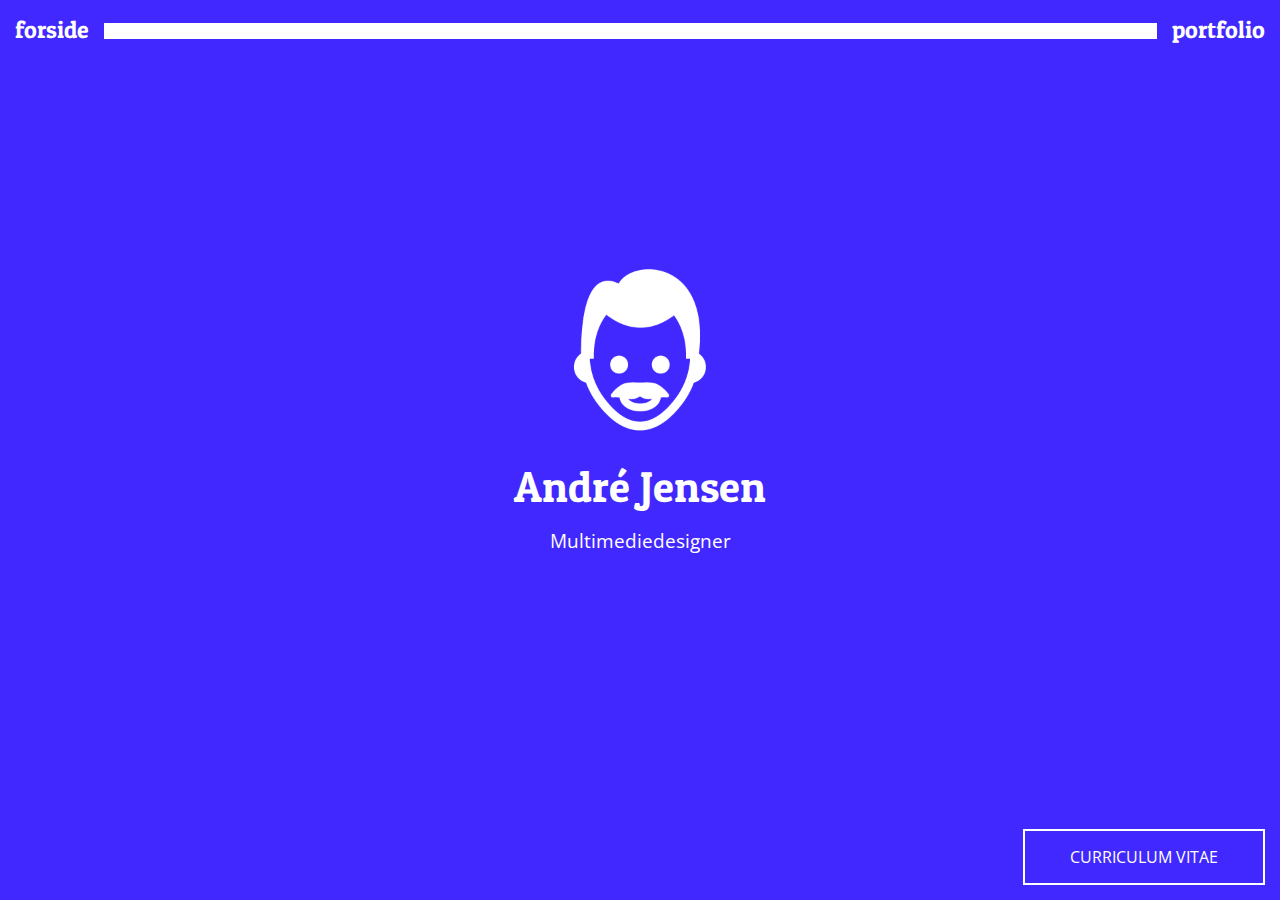
<file: index.html>
<!DOCTYPE html>
<html lang="da">

<head>
    <meta charset="utf-8">
    <meta name="viewport" content="width=device-width, initial-scale=1.0">
    <title>André Jensen – KEA</title>
    <link rel="stylesheet" href="style.css">
    <link href="https://fonts.googleapis.com/css?family=Open+Sans:400,700|Patua+One" rel="stylesheet">
    <link href="favicon.ico" rel="icon">
</head>

<body>
    <header>
        <nav>
            <!-- Nav baren -->
            <div id="navwrapper">
                <div><a href="#">forside</a></div>
                <div id="navsplit"></div>
                <div class="portfolioknap"><a href="#">portfolio</a></div>
            </div>
            <!-- Portfolio menuen -->
            <div id="pfmenu" class="hidden">
                <ul>
                    <li>HTML</li>
                    <li><a href="portfolio/01/04_02.html">RESPONSIVE SITE</a></li>
                    <li class="luftover">CONTENT</li>
                    <li><a href="portfolio/02/01_01.html">PILOT</a></li>
                    <li><a href="portfolio/02/02_05.html">Redesign</a></li>
                    <li class="luftover">ANIMATION</li>
                    <li><a href="portfolio/03/03_03.html">Spil</a></li>
                    <li><a href="portfolio/03/05_01.html">SEX & SAMFUND</a></li>
                    <li class="luftover">USER EXPERIENCE</li>
                    <li><a href="portfolio/04/03_01.html">WEB PROTOTYPE</a></li>
                    <li><a href="portfolio/04/04_01.html">NATIVE APP</a></li>
                </ul>
            </div>
        </nav>
    </header>

    <div id="container">
        <div class="forside">
            <img src="img/profile.png" class="profile" alt="The Chef">
            <h1>André Jensen</h1>
            <h3>Multimediedesigner</h3>
        </div>
    </div>

    <a href="about.html" id="vitae_button">CURRICULUM VITAE</a>

    <script src="script.js"></script>
</body>

</html>
</file>
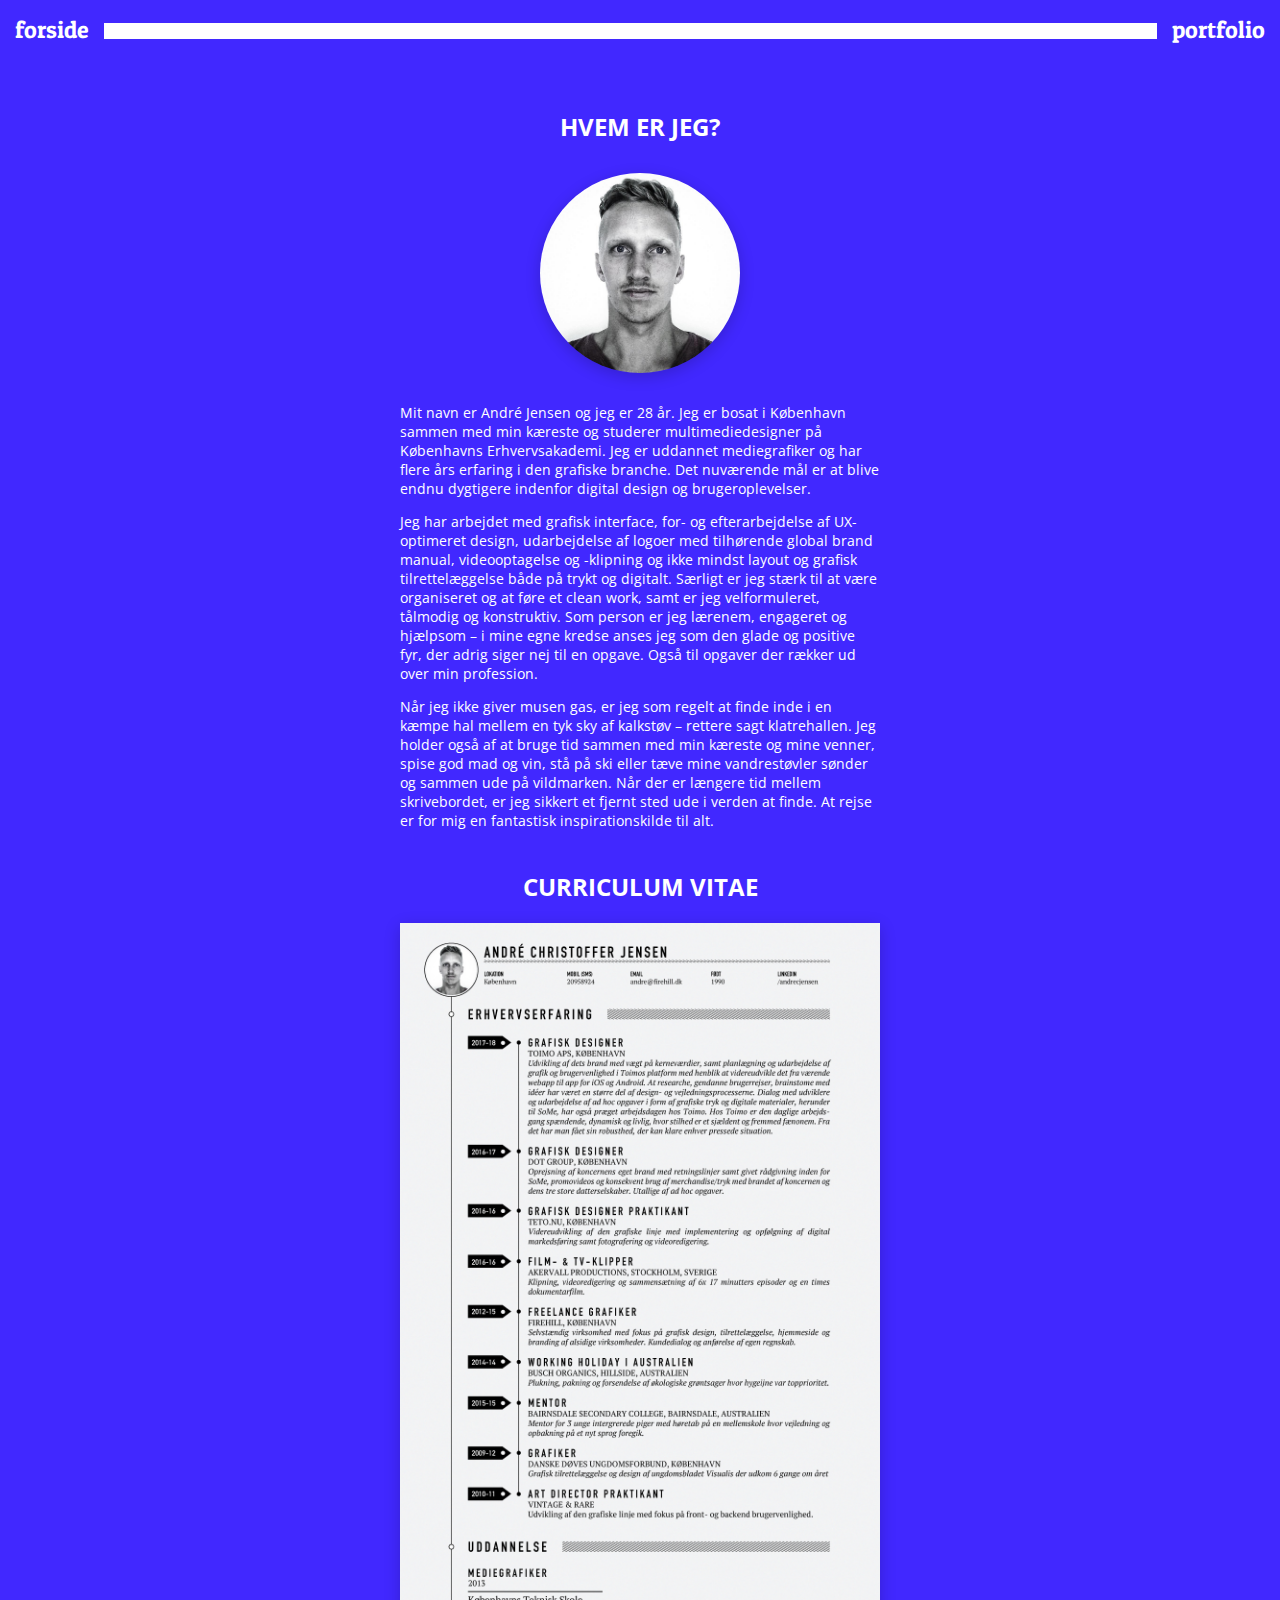
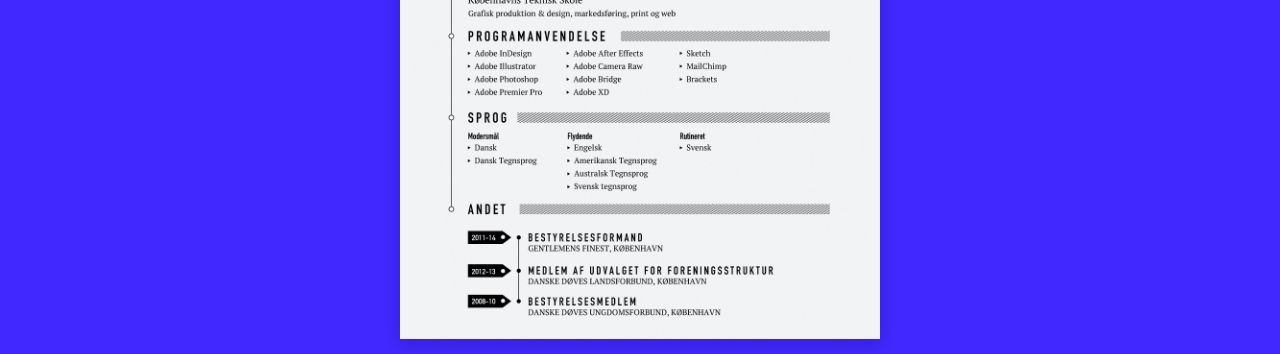
<file: about.html>
<!DOCTYPE html>
<html lang="da">

<head>
    <meta charset="utf-8">
    <meta name="viewport" content="width=device-width, initial-scale=1.0">
    <title>André Jensen – Om mig</title>
    <link rel="stylesheet" href="style.css">
    <link href="https://fonts.googleapis.com/css?family=Open+Sans:400,700|Patua+One" rel="stylesheet">
    <link href="favicon.ico" rel="icon">
</head>

<body>

    <header>
        <nav>
            <!-- Nav baren -->
            <div id="navwrapper">
                <div><a href="index.html">forside</a></div>
                <div id="navsplit"></div>
                <div class="portfolioknap"><a href="#">portfolio</a></div>
            </div>
            <!-- Portfolio menuen -->
            <div id="pfmenu" class="hidden">
                <ul>
                    <li>HTML</li>
                    <li><a href="portfolio/01/04_02.html">RESPONSIVE SITE</a></li>
                    <li class="luftover">CONTENT</li>
                    <li><a href="portfolio/02/01_01.html">PILOT</a></li>
                    <li><a href="portfolio/02/02_05.html">Redesign</a></li>
                    <li class="luftover">ANIMATION</li>
                    <li><a href="portfolio/03/03_03.html">Spil</a></li>
                    <li><a href="portfolio/03/05_01.html">SEX & SAMFUND</a></li>
                    <li class="luftover">USER EXPERIENCE</li>
                    <li><a href="portfolio/04/03_01.html">WEB PROTOTYPE</a></li>
                    <li><a href="portfolio/04/04_01.html">NATIVE APP</a></li>
                </ul>
            </div>
        </nav>
    </header>

    <div id="container">

        <div class="profiltekst">
            <h2>Hvem er jeg?</h2>
            <img src="img/profil.jpg" alt="André Jensen" class="profilbillede">
            <p>Mit navn er André Jensen og jeg er 28 år. Jeg er bosat i København sammen med min kæreste og studerer multimediedesigner på Københavns Erhvervsakademi. Jeg er uddannet mediegrafiker og har flere års erfaring i den grafiske branche. Det nuværende mål er at blive endnu dygtigere indenfor digital design og brugeroplevelser. </p>
            <p>Jeg har arbejdet med grafisk interface, for- og efterarbejdelse af UX-optimeret design, udarbejdelse af logoer med tilhørende global brand manual, videooptagelse og -klipning og ikke mindst layout og grafisk tilrettelæggelse både på trykt og digitalt. Særligt er jeg stærk til at være organiseret og at føre et clean work, samt er jeg velformuleret, tålmodig og konstruktiv. Som person er jeg lærenem, engageret og hjælpsom – i mine egne kredse anses jeg som den glade og positive fyr, der adrig siger nej til en opgave. Også til opgaver der rækker ud over min profession.</p>
            <p>Når jeg ikke giver musen gas, er jeg som regelt at finde inde i en kæmpe hal mellem en tyk sky af kalkstøv – rettere sagt klatrehallen. Jeg holder også af at bruge tid sammen med min kæreste og mine venner, spise god mad og vin, stå på ski eller tæve mine vandrestøvler sønder og sammen ude på vildmarken. Når der er længere tid mellem skrivebordet, er jeg sikkert et fjernt sted ude i verden at finde. At rejse er for mig en fantastisk inspirationskilde til alt.</p>
        </div>
        <h2>Curriculum Vitae</h2>
        <div class="txt"><img src="img/AndreJensen_CV_2019.jpg" alt="André Jensen CV 2019"></div>
    </div>

    <script src="script.js"></script>
</body>

</html>
</file>
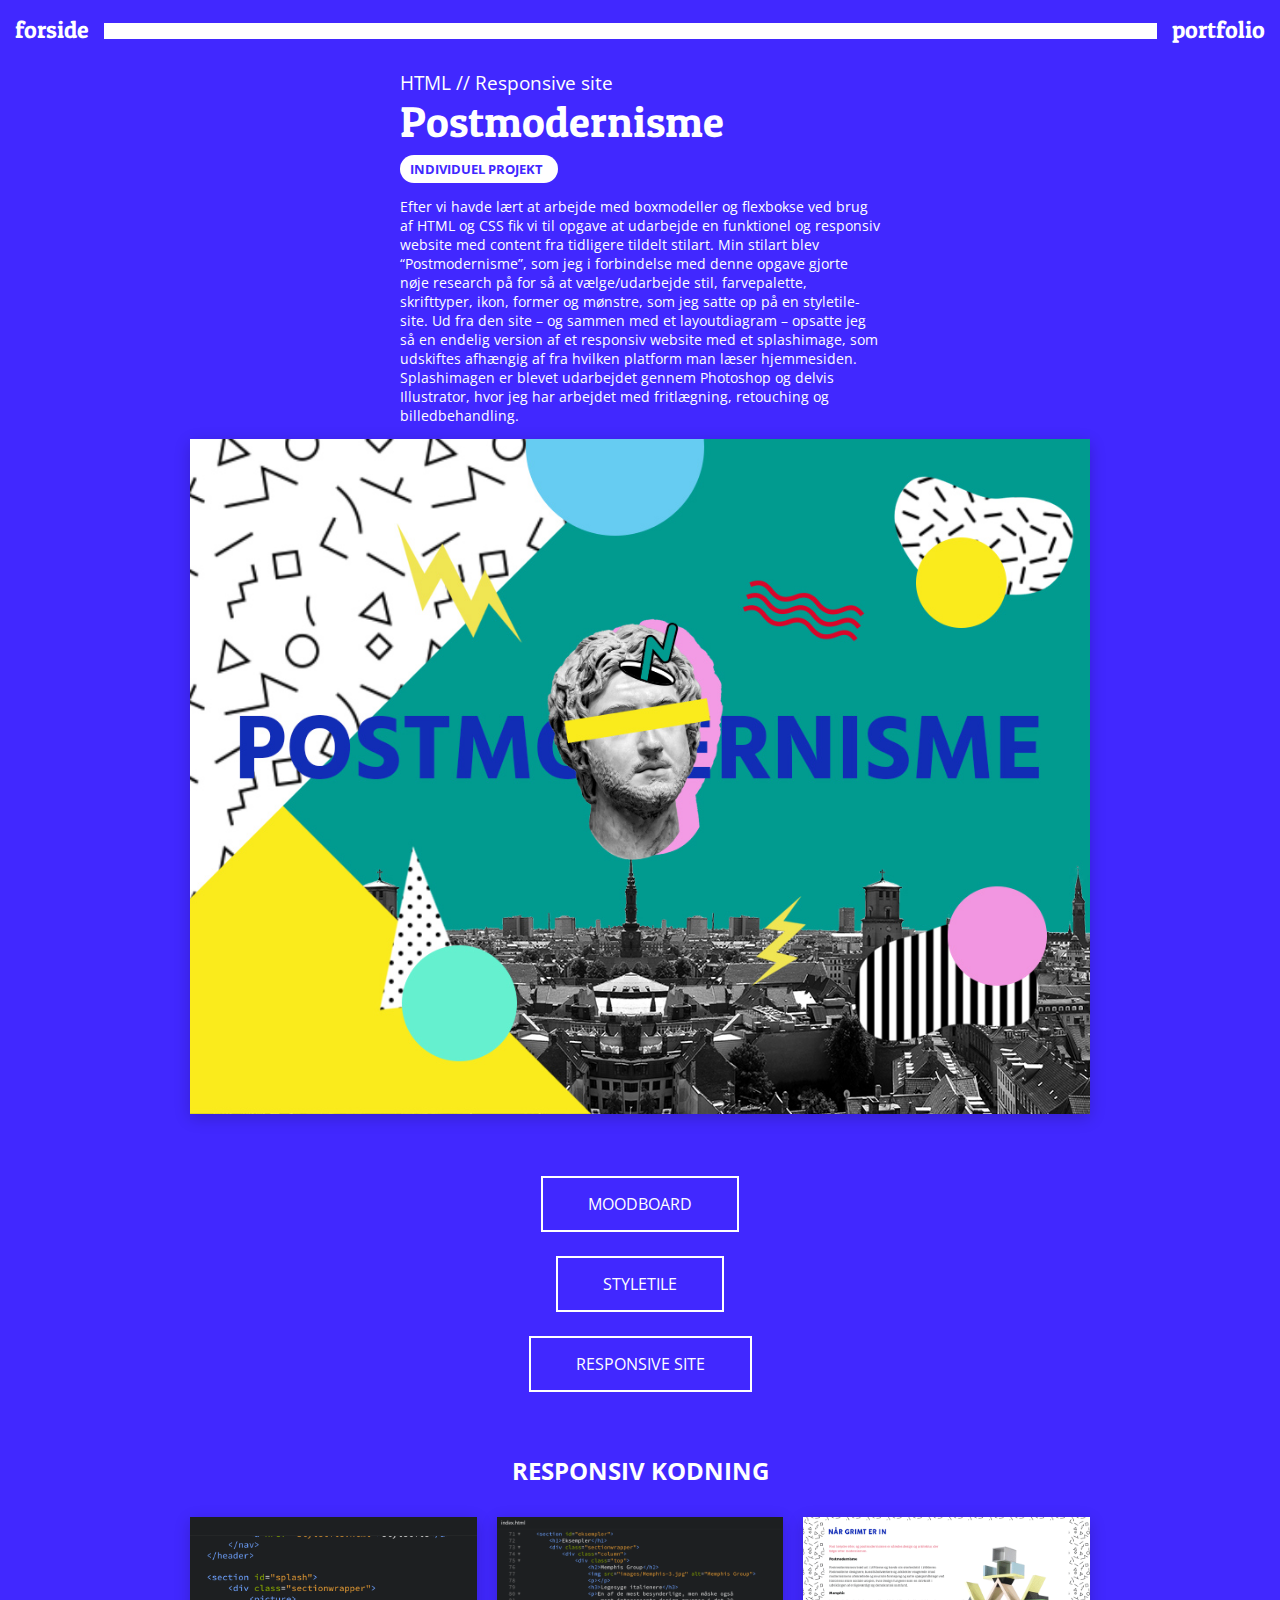
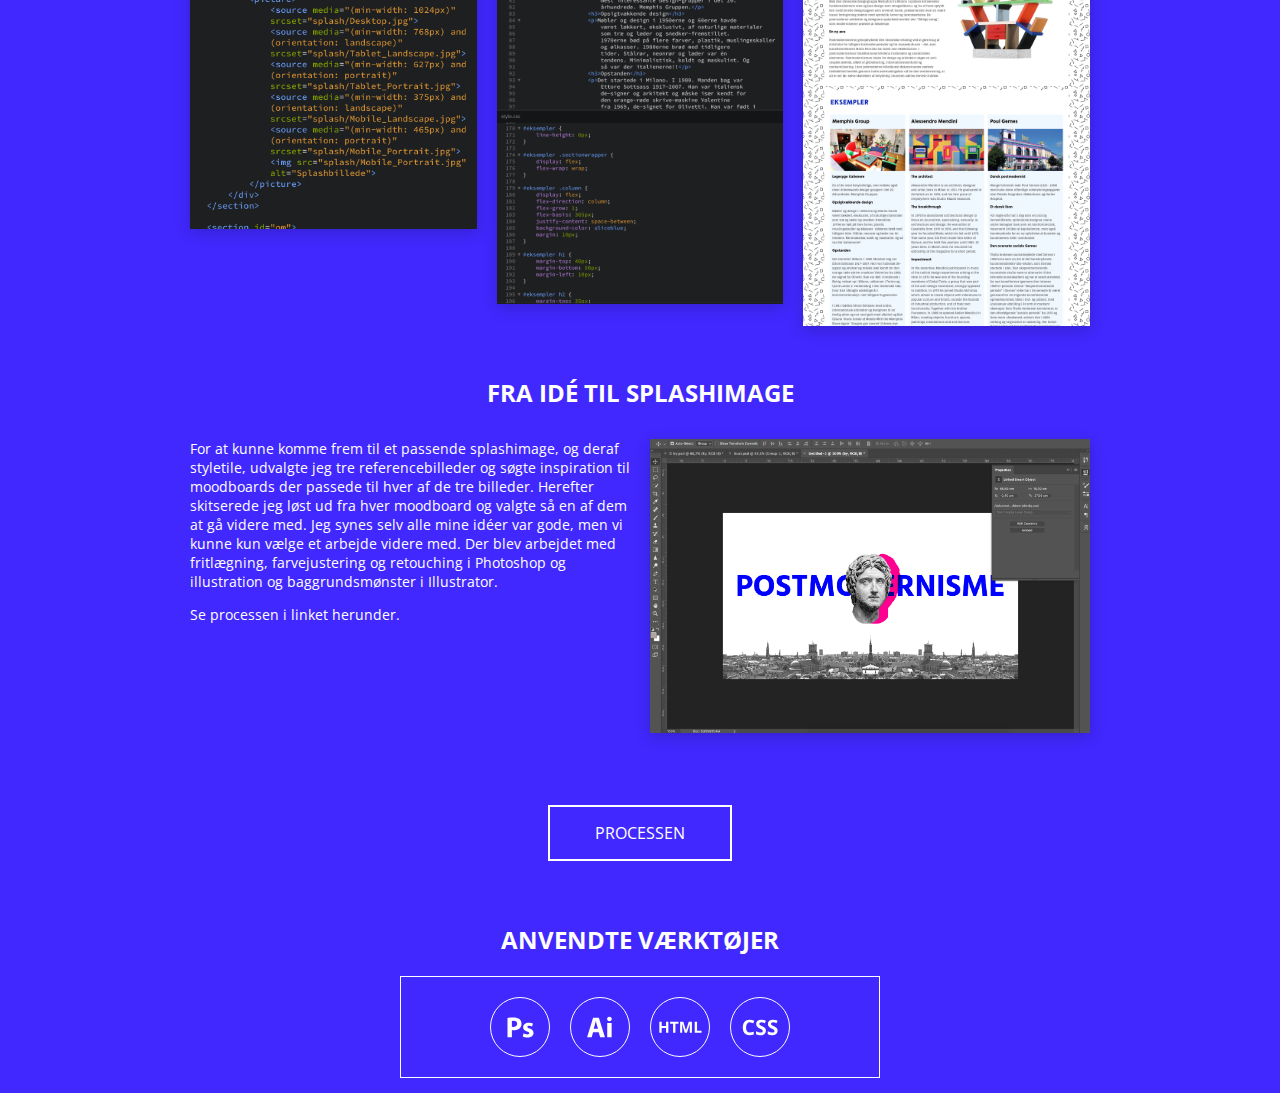
<file: portfolio/01/04_02.html>
<!DOCTYPE html>
<html lang="da">

<head>
    <meta charset="utf-8">
    <meta name="viewport" content="width=device-width, initial-scale=1.0">
    <title>HTML // Postmodernisme</title>
    <link rel="stylesheet" href="../../style.css">
    <link href="https://fonts.googleapis.com/css?family=Open+Sans:400,700|Patua+One" rel="stylesheet">
    <link href="../../favicon.ico" rel="icon">
</head>

<body>
    <header>
        <nav>
            <!-- Nav baren -->
            <div id="navwrapper">
                <div><a href="../../index.html">forside</a></div>
                <div id="navsplit"></div>
                <div class="portfolioknap"><a href="#">portfolio</a></div>
            </div>
            <!-- Portfolio menuen -->
            <div id="pfmenu" class="hidden">
                <ul>
                    <li>HTML</li>
                    <li><a href="../01/04_02.html">RESPONSIVE SITE</a></li>
                    <li class="luftover">CONTENT</li>
                    <li><a href="../02/01_01.html">PILOT</a></li>
                    <li><a href="../02/02_05.html">Redesign</a></li>
                    <li class="luftover">ANIMATION</li>
                    <li><a href="../03/03_03.html">Spil</a></li>
                    <li><a href="../03/05_01.html">SEX & SAMFUND</a></li>
                    <li class="luftover">USER EXPERIENCE</li>
                    <li><a href="../04/03_01.html">WEB PROTOTYPE</a></li>
                    <li><a href="../04/04_01.html">NATIVE APP</a></li>
                </ul>
            </div>
        </nav>
    </header>

    <div id="container">
        <div class="txt">
            <h3>HTML // Responsive site</h3>
            <h1>Postmodernisme</h1>
            <h4 class="individuel">individuel projekt</h4>
            <p>Efter vi havde lært at arbejde med boxmodeller og flexbokse ved brug af HTML og CSS fik vi til opgave at udarbejde en funktionel og responsiv website med content fra tidligere tildelt stilart. Min stilart blev “Postmodernisme”, som jeg i forbindelse med denne opgave gjorte nøje research på for så at vælge/udarbejde stil, farvepalette, skrifttyper, ikon, former og mønstre, som jeg satte op på en styletile-site. Ud fra den site – og sammen med et layoutdiagram – opsatte jeg så en endelig version af et responsiv website med et splashimage, som udskiftes afhængig af fra hvilken platform man læser hjemmesiden. Splashimagen er blevet udarbejdet gennem Photoshop og delvis Illustrator, hvor jeg har arbejdet med fritlægning, retouching og billedbehandling.</p>
        </div>
        <div class="image">
            <img src="img/Tablet_Landscape.jpg" alt="Splashimage">
        </div>

        <div class="link_knap">
            <a href="https://drive.google.com/file/d/12M2c_742fXkS_JfSMfsWEqAGSqjt5pGn/view?usp=sharing" class="link_button">Moodboard</a><br>

            <a href="http://www.firehill.dk/kea/01-web/04-responsive/01_04_02_responsive_v2/styletile.html" class="link_button">Styletile</a><br>

            <a href="http://www.firehill.dk/kea/01-web/04-responsive/01_04_02_responsive_v2" class="link_button">responsive site</a>
        </div>

        <div>
            <h2>Responsiv kodning</h2>
        </div>
        <div class="sectionwrapper">

            <div class="column">
                <img src="img/screendump-query.png" alt="Media Query">
            </div>
            <div class="column">
                <img src="img/screendump-kode.png" alt="Kolonne kodning">
            </div>
            <div class="column">
                <img src="img/screendump-responsive.png" alt="Screendump af website">
            </div>
        </div>
        <div>
            <h2>Fra idé til splashimage</h2>
        </div>
        <div class="sectionwrapper">
            <div class="column">
                <p>For at kunne komme frem til et passende splashimage, og deraf styletile, udvalgte jeg tre referencebilleder og søgte inspiration til moodboards der passede til hver af de tre billeder. Herefter skitserede jeg løst ud fra hver moodboard og valgte så en af dem at gå videre med. Jeg synes selv alle mine idéer var gode, men vi kunne kun vælge et arbejde videre med. Der blev arbejdet med fritlægning, farvejustering og retouching i Photoshop og illustration og baggrundsmønster i Illustrator.</p>
                <p>Se processen i linket herunder.</p>
            </div>
            <div class="column">
                <img src="img/proces-frit.png" alt="Splashimage processen">
            </div>
        </div>
        <div class="link_knap">
            <a href="https://drive.google.com/file/d/1RRSebjWg_EngxPAdfR8CBzd_O2CO9Se9/view?usp=sharing" class="link_button">Processen</a>
        </div>

        <div>
            <h2>Anvendte værktøjer</h2>
        </div>
        <div id="toolsection">
            <div class="tool"><img src="../../icon/tool-ps.svg" alt="Adobe PhotoShop"></div>
            <div class="tool"><img src="../../icon/tool-ai.svg" alt="Adobe Illustrator"></div>
            <div class="tool"><img src="../../icon/tool-html.svg" alt="HTML"></div>
            <div class="tool"><img src="../../icon/tool-css.svg" alt="CSS"></div>

        </div>

    </div>

    <script src="../../script.js"></script>
</body>

</html>
</file>
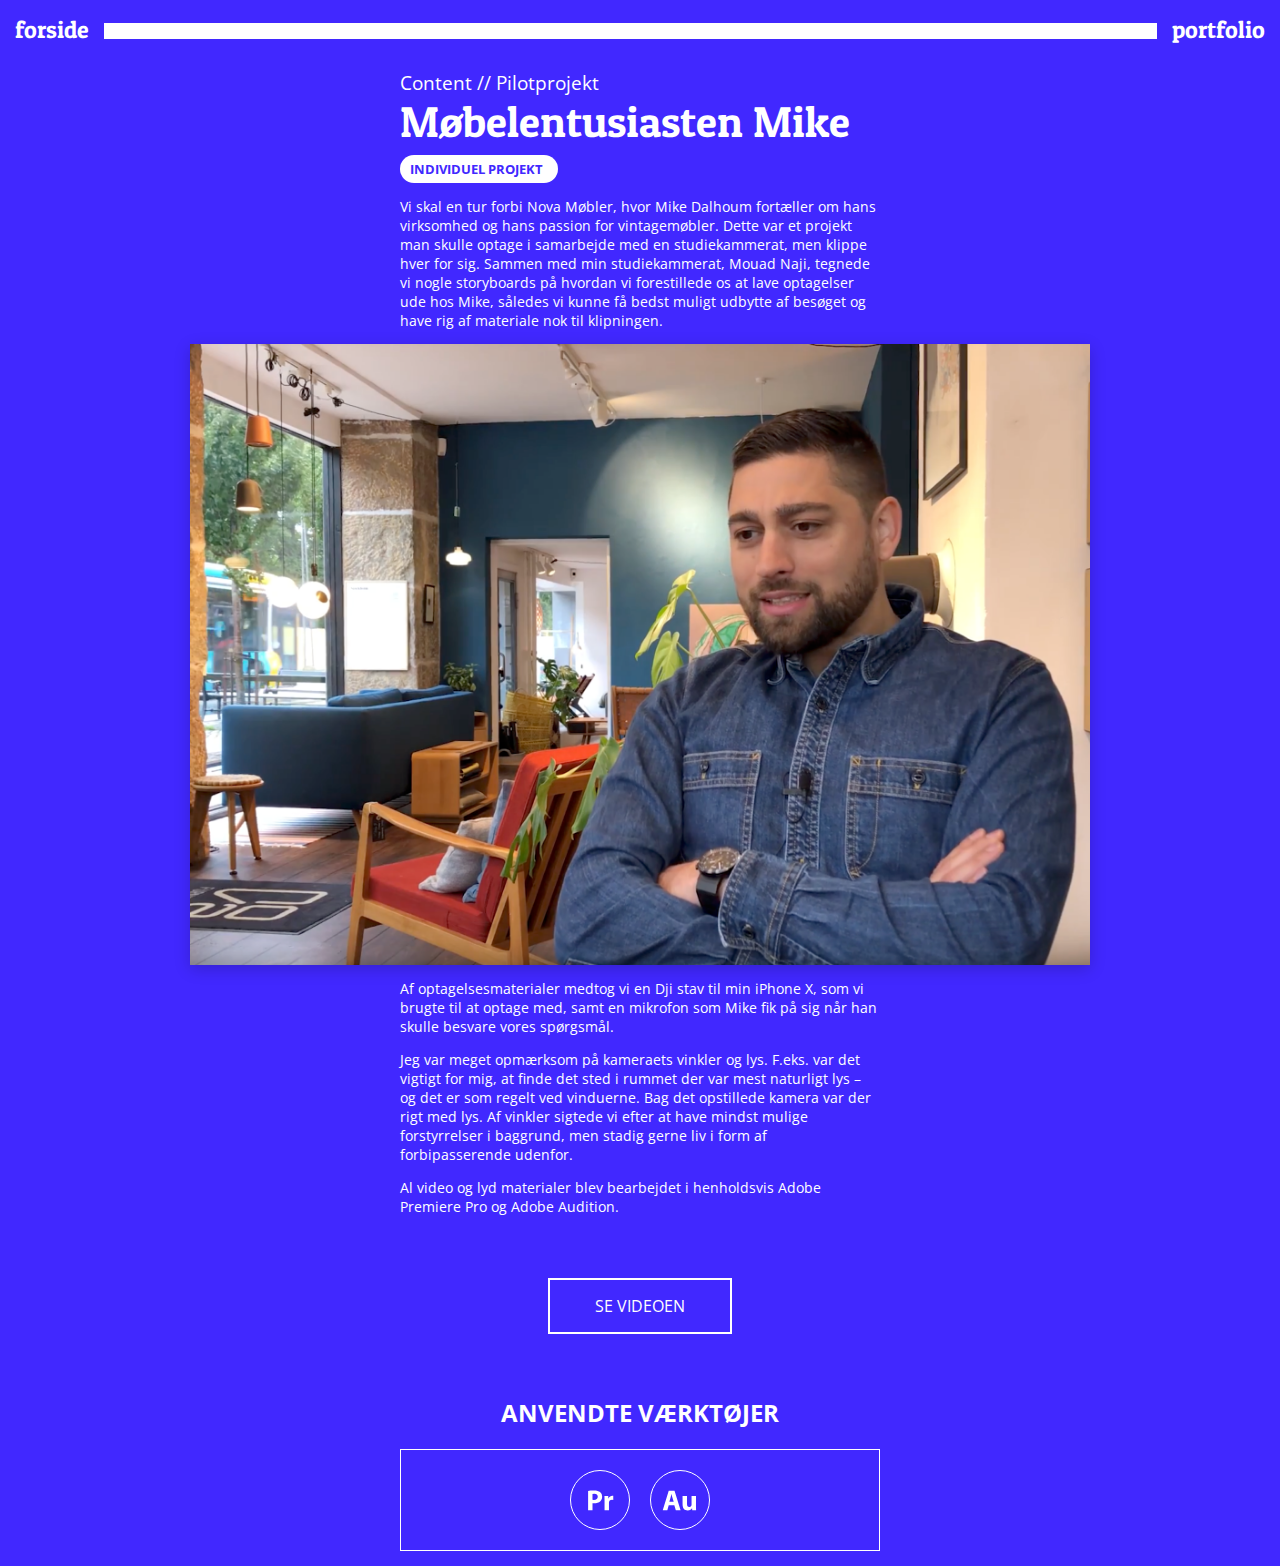
<file: portfolio/02/01_01.html>
<!DOCTYPE html>
<html lang="da">
<head>
    <meta charset="utf-8">
    <meta name="viewport" content="width=device-width, initial-scale=1.0">
    <title>Content // Møbelentusiasten Mike</title>
    <link rel="stylesheet" href="../../style.css">
    <link href="https://fonts.googleapis.com/css?family=Open+Sans:400,700|Patua+One" rel="stylesheet">
    <link href="../../favicon.ico" rel="icon">
</head>

<body>

    <header>
        <nav>
            <!-- Nav baren -->
            <div id="navwrapper">
                <div><a href="../../index.html">forside</a></div>
                <div id="navsplit"></div>
                <div class="portfolioknap"><a href="#">portfolio</a></div>
            </div>
            <!-- Portfolio menuen -->
            <div id="pfmenu" class="hidden">
                <ul>
                    <li>HTML</li>
                    <li><a href="../01/04_02.html">RESPONSIVE SITE</a></li>
                    <li class="luftover">CONTENT</li>
                    <li><a href="../02/01_01.html">PILOT</a></li>
                    <li><a href="../02/02_05.html">Redesign</a></li>
                    <li class="luftover">ANIMATION</li>
                    <li><a href="../03/03_03.html">Spil</a></li>
                    <li><a href="../03/05_01.html">SEX & SAMFUND</a></li>
                    <li class="luftover">USER EXPERIENCE</li>
                    <li><a href="../04/03_01.html">WEB PROTOTYPE</a></li>
                    <li><a href="../04/04_01.html">NATIVE APP</a></li>
                </ul>
            </div>
        </nav>
    </header>

    <div id="container">


        <div class="txt">
            <h3>Content // Pilotprojekt</h3>
            <h1>Møbelentusiasten Mike</h1>
            <h4 class="individuel">individuel projekt</h4>
            <p>Vi skal en tur forbi Nova Møbler, hvor Mike Dalhoum fortæller om hans virksomhed og hans passion for vintagemøbler. Dette var et projekt man skulle optage i samarbejde med en studiekammerat, men klippe hver for sig. Sammen med min studiekammerat, Mouad Naji, tegnede vi nogle storyboards på hvordan vi forestillede os at lave optagelser ude hos Mike, således vi kunne få bedst muligt udbytte af besøget og have rig af materiale nok til klipningen.</p>

        </div>
        <div class="image">
            <img src="img/nova-optagelser.png" alt="Mike Dalhoum (Nova Møbler)">
        </div>
        <div class="txt">
            <p>Af optagelsesmaterialer medtog vi en Dji stav til min iPhone X, som vi brugte til at optage med, samt en mikrofon som Mike fik på sig når han skulle besvare vores spørgsmål.</p>
            <p>Jeg var meget opmærksom på kameraets vinkler og lys. F.eks. var det vigtigt for mig, at finde det sted i rummet der var mest naturligt lys – og det er som regelt ved vinduerne. Bag det opstillede kamera var der rigt med lys. Af vinkler sigtede vi efter at have mindst mulige forstyrrelser i baggrund, men stadig gerne liv i form af forbipasserende udenfor.</p>
            <p>Al video og lyd materialer blev bearbejdet i henholdsvis Adobe Premiere Pro og Adobe Audition.</p>
        </div>


        <div class="link_knap">
            <a href="https://www.youtube.com/watch?v=dUaynNSXNh8&feature=youtu.be" class="link_button">Se videoen</a>
        </div>

        <div>
            <h2>Anvendte værktøjer</h2>
        </div>
        <div id="toolsection">
            <div class="tool"><img src="../../icon/tool-pr.svg" alt="Adobe Premiere Pro"></div>
            <div class="tool"><img src="../../icon/tool-au.svg" alt="Adobe Audition"></div>
        </div>

    </div>

    <script src="../../script.js"></script>
</body>
</html>
</file>
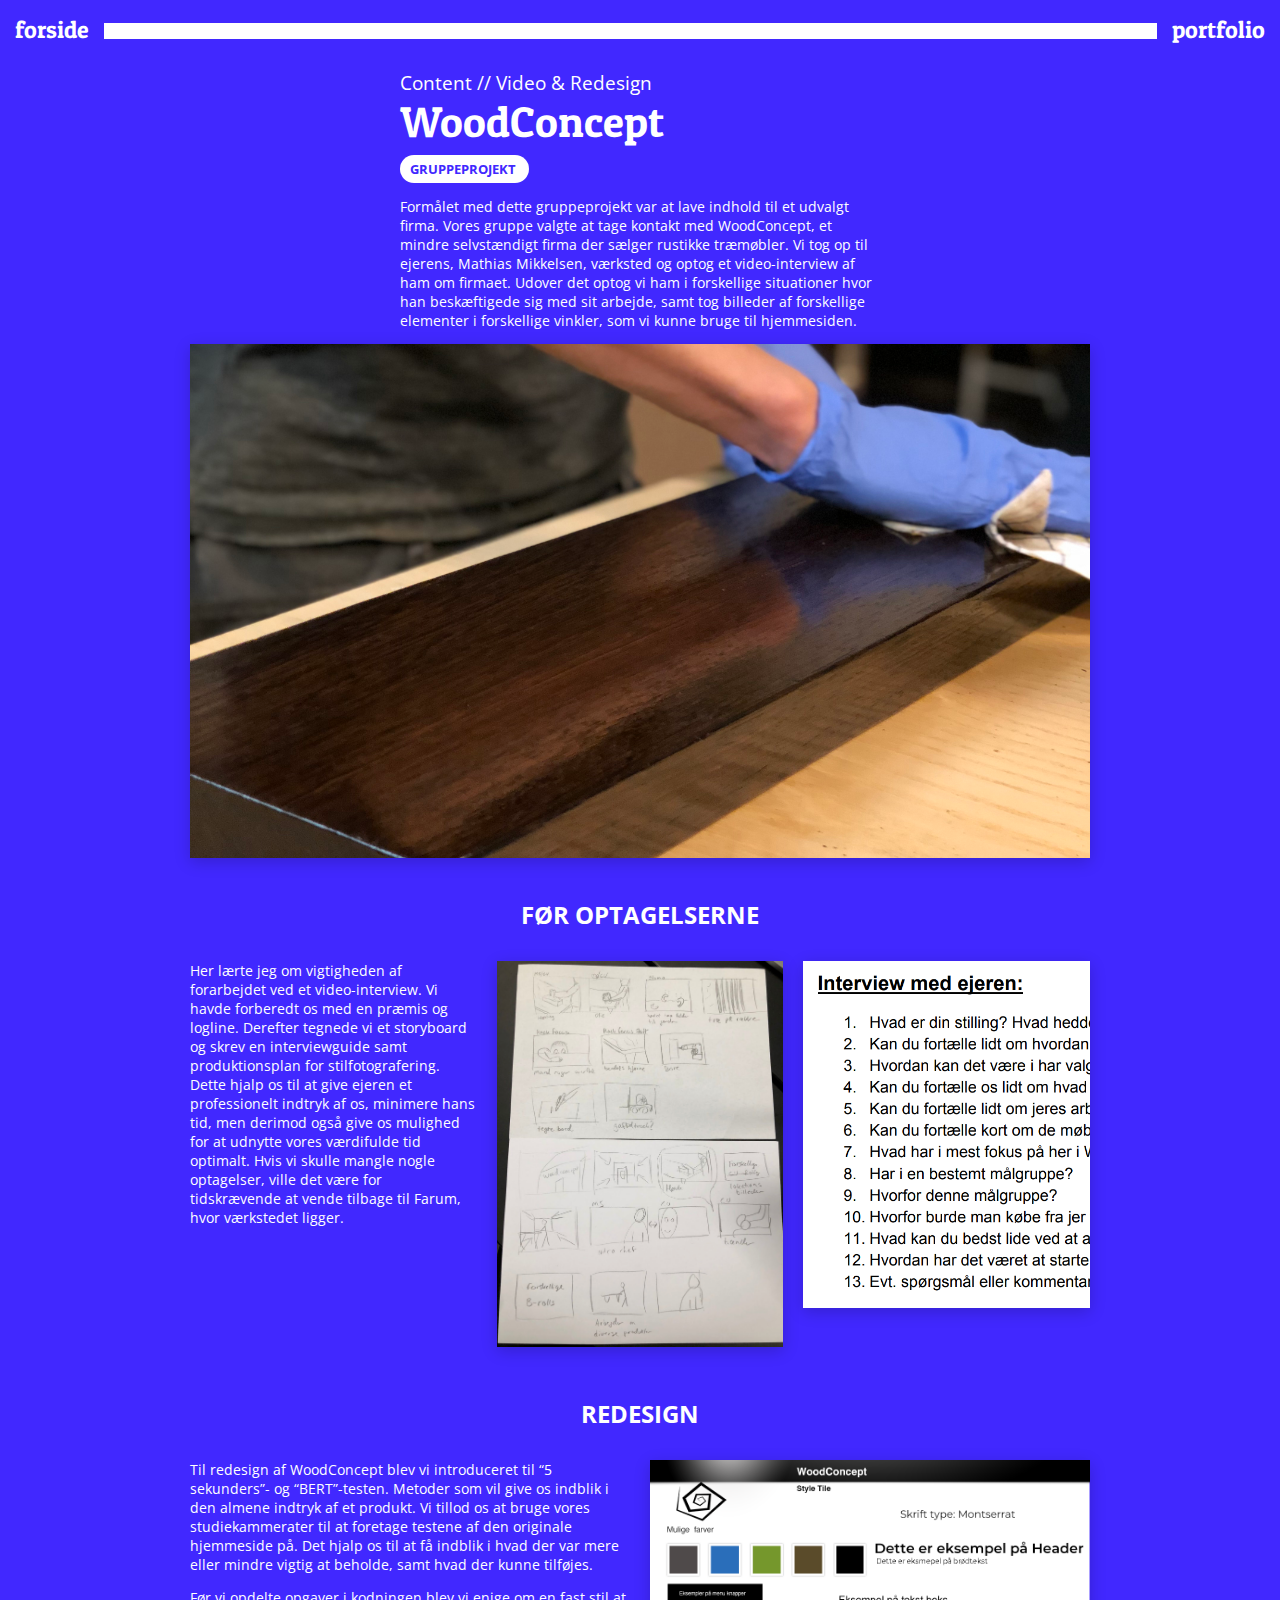
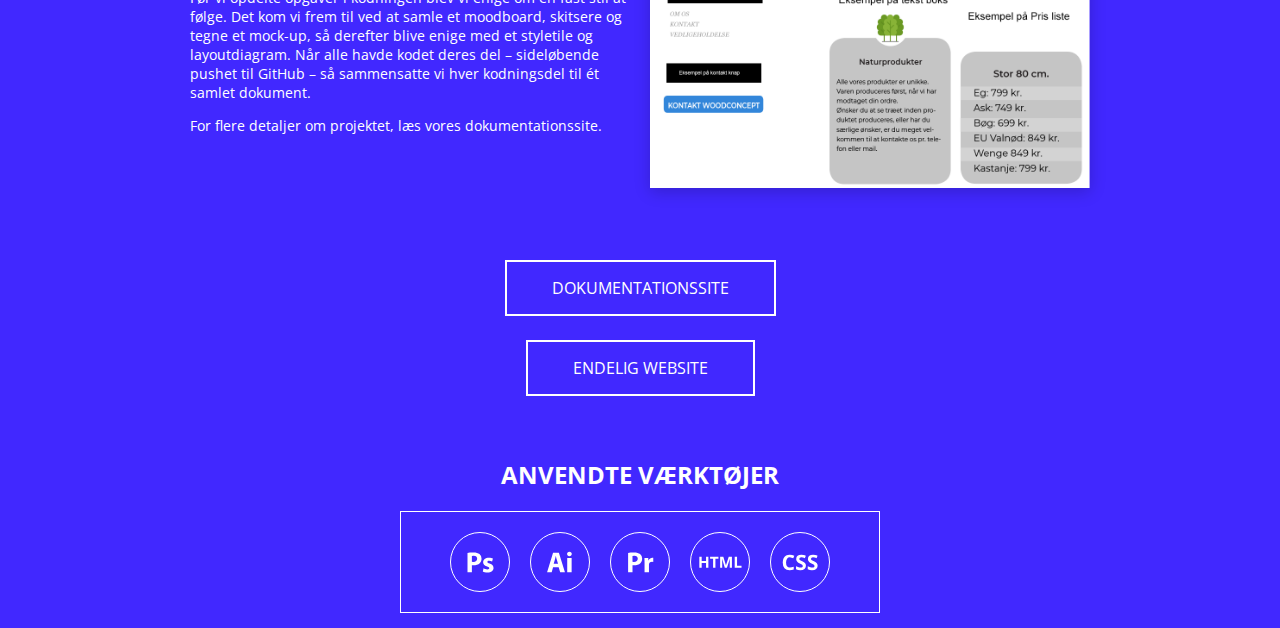
<file: portfolio/02/02_05.html>
<!DOCTYPE html>
<html lang="da">

<head>
    <meta charset="utf-8">
    <meta name="viewport" content="width=device-width, initial-scale=1.0">
    <title>Content // WoodConcept</title>
    <link rel="stylesheet" href="../../style.css">
    <link href="https://fonts.googleapis.com/css?family=Open+Sans:400,700|Patua+One" rel="stylesheet">
    <link href="../../favicon.ico" rel="icon">
</head>

<body>

    <header>
        <nav>
            <!-- Nav baren -->
            <div id="navwrapper">
                <div><a href="../../index.html">forside</a></div>
                <div id="navsplit"></div>
                <div class="portfolioknap"><a href="#">portfolio</a></div>
            </div>
            <!-- Portfolio menuen -->
            <div id="pfmenu" class="hidden">
                <ul>
                    <li>HTML</li>
                    <li><a href="../01/04_02.html">RESPONSIVE SITE</a></li>
                    <li class="luftover">CONTENT</li>
                    <li><a href="../02/01_01.html">PILOT</a></li>
                    <li><a href="../02/02_05.html">Redesign</a></li>
                    <li class="luftover">ANIMATION</li>
                    <li><a href="../03/03_03.html">Spil</a></li>
                    <li><a href="../03/05_01.html">SEX & SAMFUND</a></li>
                    <li class="luftover">USER EXPERIENCE</li>
                    <li><a href="../04/03_01.html">WEB PROTOTYPE</a></li>
                    <li><a href="../04/04_01.html">NATIVE APP</a></li>
                </ul>
            </div>
        </nav>
    </header>

    <div id="container">
        <div class="txt">
            <h3>Content // Video & Redesign</h3>
            <h1>WoodConcept</h1>
            <h4 class="gruppe">Gruppeprojekt</h4>
            <p>Formålet med dette gruppeprojekt var at lave indhold til et udvalgt firma. Vores gruppe valgte at tage kontakt med WoodConcept, et mindre selvstændigt firma der sælger rustikke træmøbler. Vi tog op til ejerens, Mathias Mikkelsen, værksted og optog et video-interview af ham om firmaet. Udover det optog vi ham i forskellige situationer hvor han beskæftigede sig med sit arbejde, samt tog billeder af forskellige elementer i forskellige vinkler, som vi kunne bruge til hjemmesiden.</p>
        </div>
        <div class="image"><img src="img/woodconcept-olie.jpg" alt="WoodConcept"></div>
        <div class="txt">


        </div>

        <div>
            <h2>Før optagelserne</h2>
        </div>
        <div class="sectionwrapper">
            <div class="column">
                <p>Her lærte jeg om vigtigheden af forarbejdet ved et video-interview. Vi havde forberedt os med en præmis og logline. Derefter tegnede vi et storyboard og skrev en interviewguide samt produktionsplan for stilfotografering. Dette hjalp os til at give ejeren et professionelt indtryk af os, minimere hans tid, men derimod også give os mulighed for at udnytte vores værdifulde tid optimalt. Hvis vi skulle mangle nogle optagelser, ville det være for tidskrævende at vende tilbage til Farum, hvor værkstedet ligger.</p>
            </div>
            <div class="column">
                <img src="img/storyboard.png" alt="Storyboard">
            </div>
            <div class="column">
                <img src="img/interviewguide.png" alt="Interviewguide">
            </div>
        </div>

        <div>
            <h2>Redesign</h2>
        </div>
        <div class="sectionwrapper">
            <div class="column">
                <p>Til redesign af WoodConcept blev vi introduceret til “5 sekunders”- og “BERT”-testen. Metoder som vil give os indblik i den almene indtryk af et produkt. Vi tillod os at bruge vores studiekammerater til at foretage testene af den originale hjemmeside på. Det hjalp os til at få indblik i hvad der var mere eller mindre vigtig at beholde, samt hvad der kunne tilføjes.</p>
                <p>
                    Før vi opdelte opgaver i kodningen blev vi enige om en fast stil at følge. Det kom vi frem til ved at samle et moodboard, skitsere og tegne et mock-up, så derefter blive enige med et styletile og layoutdiagram. Når alle havde kodet deres del – sideløbende pushet til GitHub – så sammensatte vi hver kodningsdel til ét samlet dokument.</p>
                <p>For flere detaljer om projektet, læs vores dokumentationssite.</p>
            </div>
            <div class="column">
                <img src="img/StyleTile%202%20.png" alt="Styletile">
            </div>
        </div>
        <div class="link_knap">
            <a href="http://www.firehill.dk/kea/02-content/02-redesign/02_02_05_dokumentationssite" class="link_button">Dokumentationssite</a>
            <br>
            <a href="http://www.firehill.dk/kea/02-content/02-redesign/02_02_06_redesign/" class="link_button">Endelig website</a>
        </div>
        <div>
            <h2>Anvendte værktøjer</h2>
        </div>
        <div id="toolsection">
            <div class="tool"><img src="../../icon/tool-ps.svg" alt="Adobe PhotoShop"></div>
            <div class="tool"><img src="../../icon/tool-ai.svg" alt="Adobe Illustrator"></div>
            <div class="tool"><img src="../../icon/tool-pr.svg" alt="Adobe Premiere Pro"></div>
            <div class="tool"><img src="../../icon/tool-html.svg" alt="HTML"></div>
            <div class="tool"><img src="../../icon/tool-css.svg" alt="CSS"></div>
        </div>

    </div>

    <script src="../../script.js"></script>
</body>

</html>
</file>
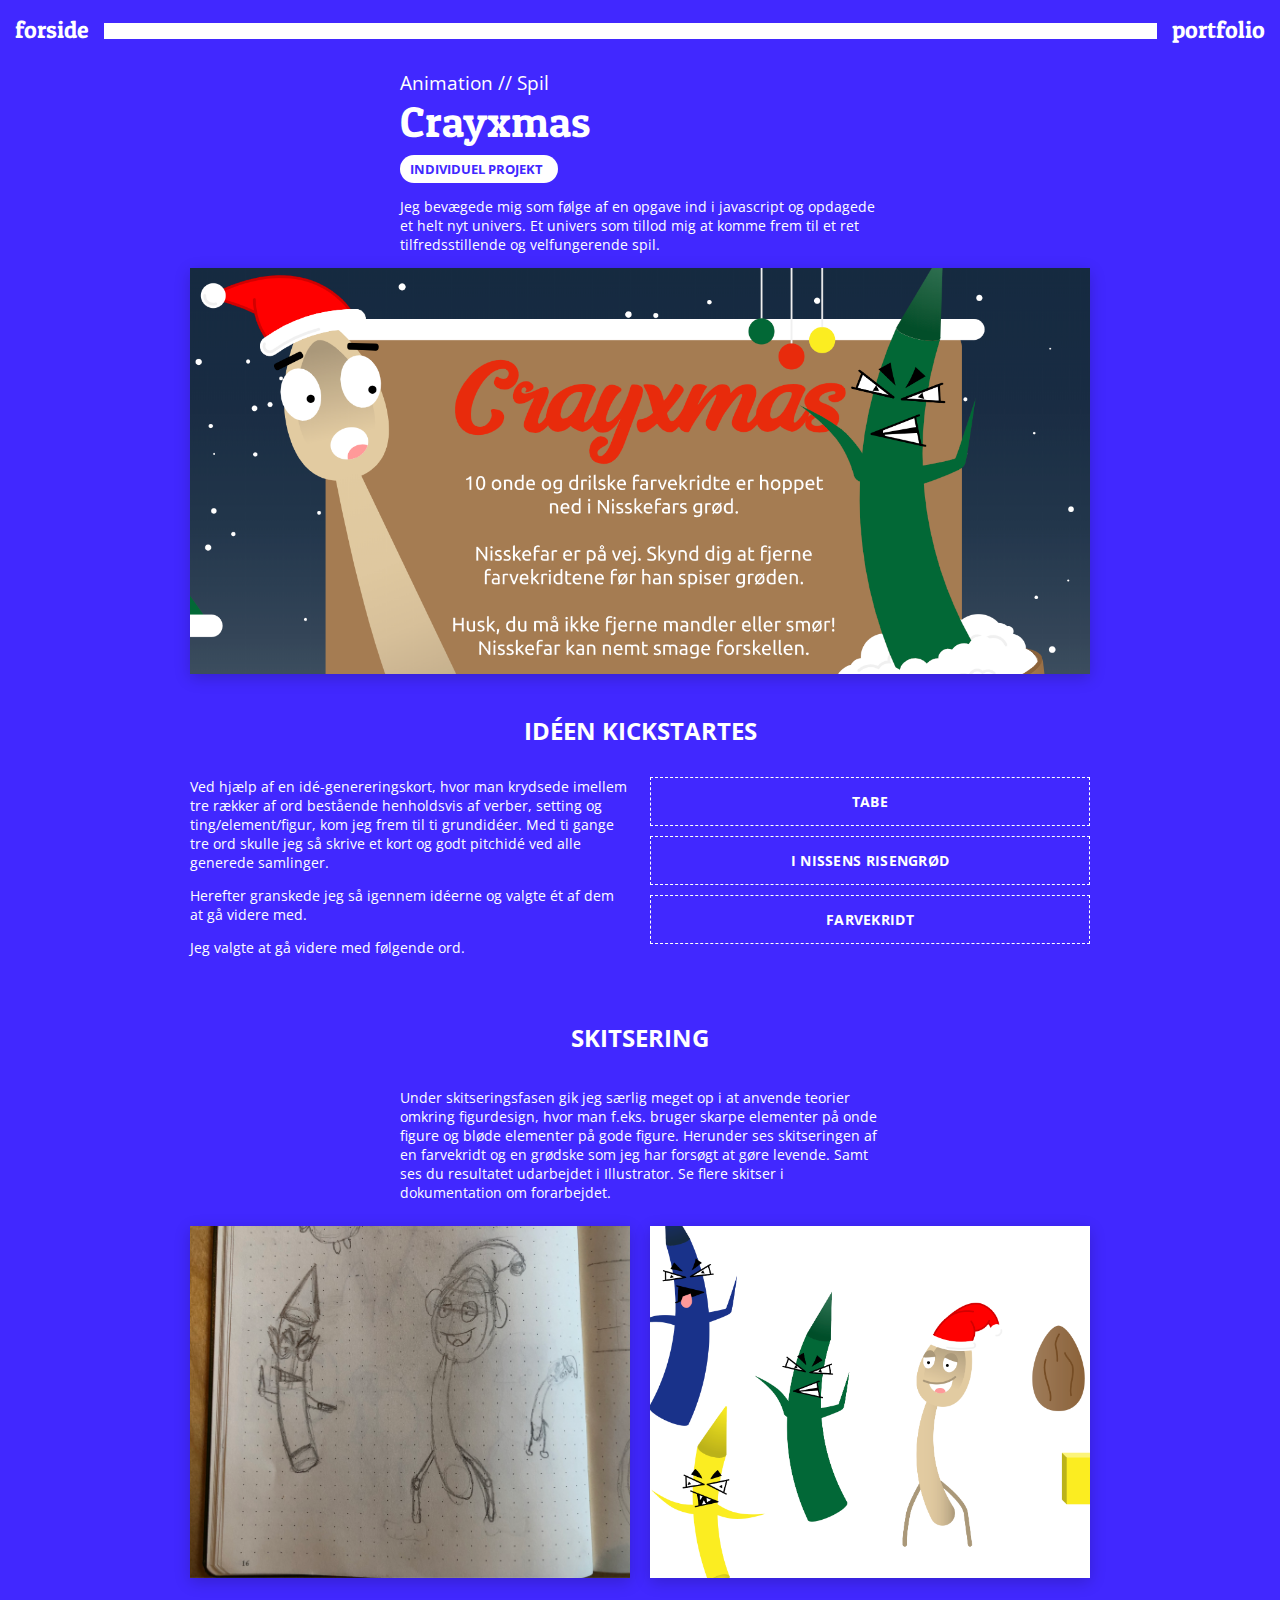
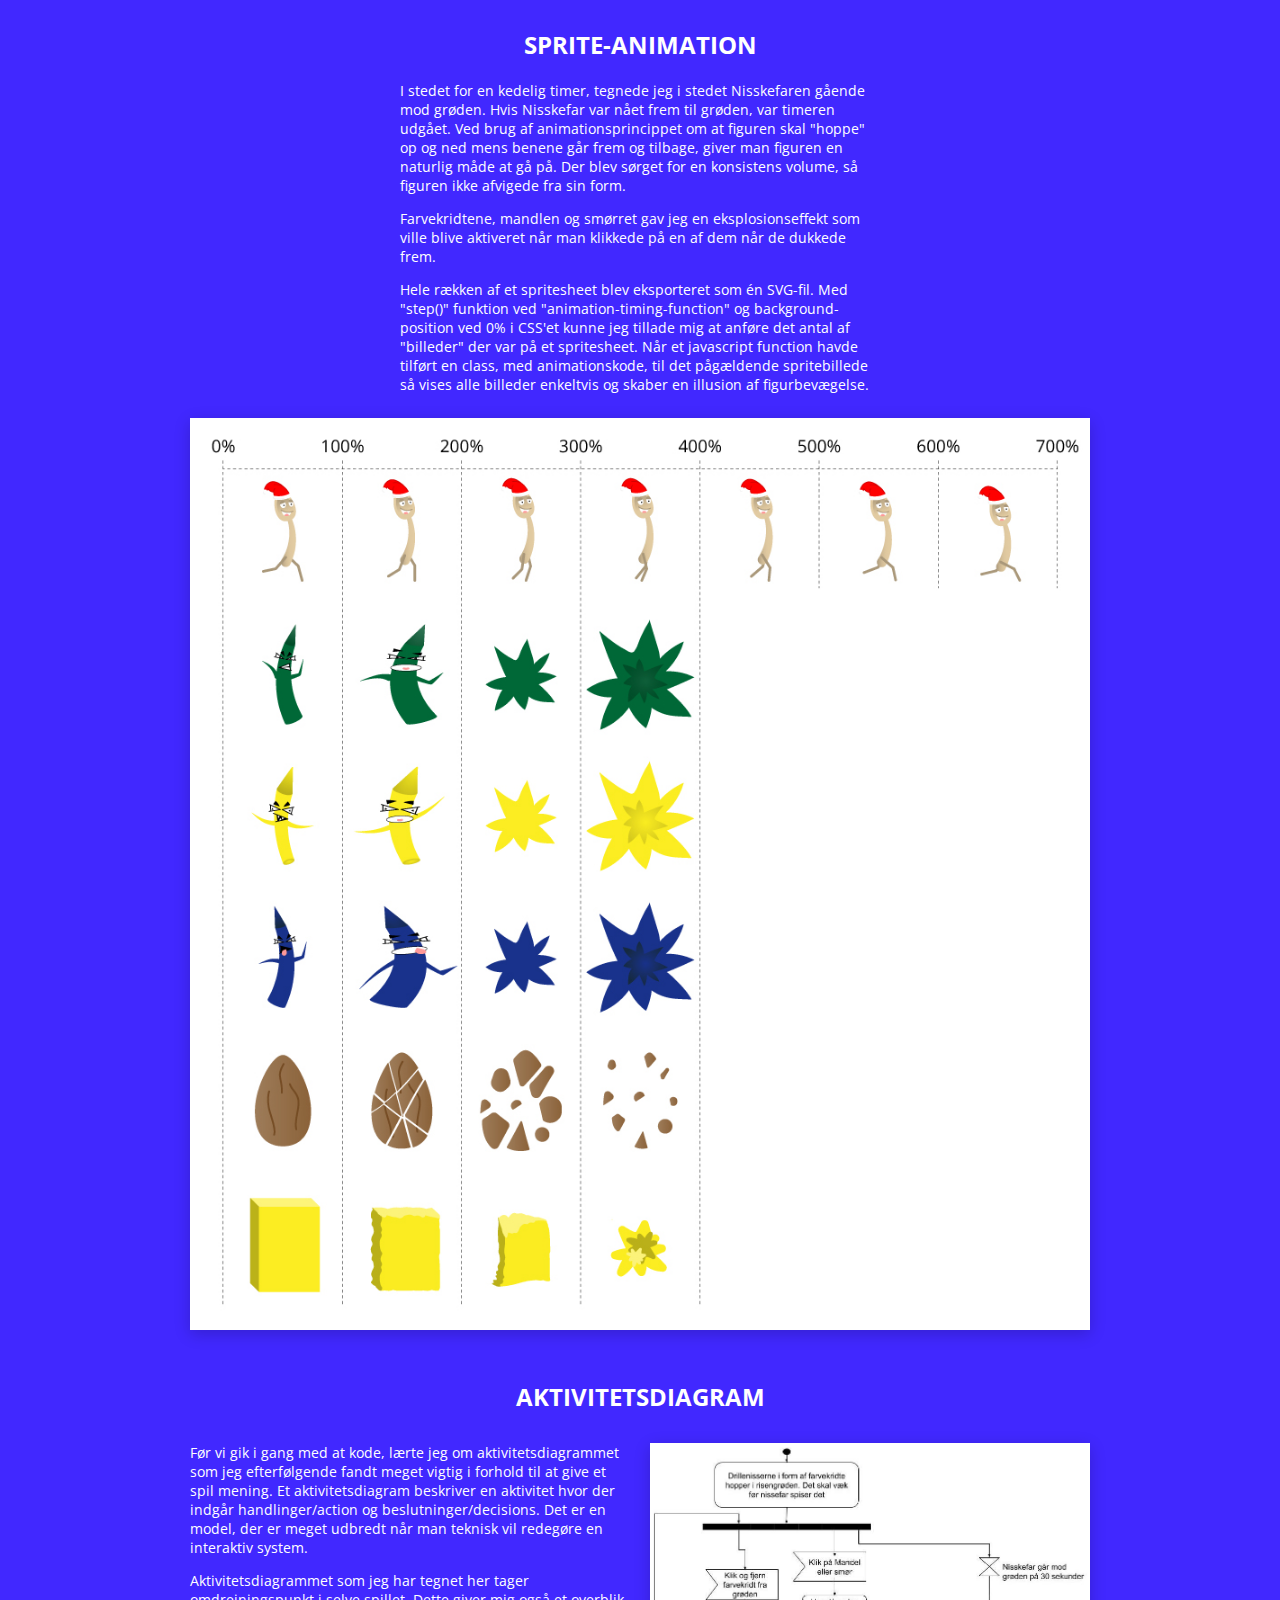
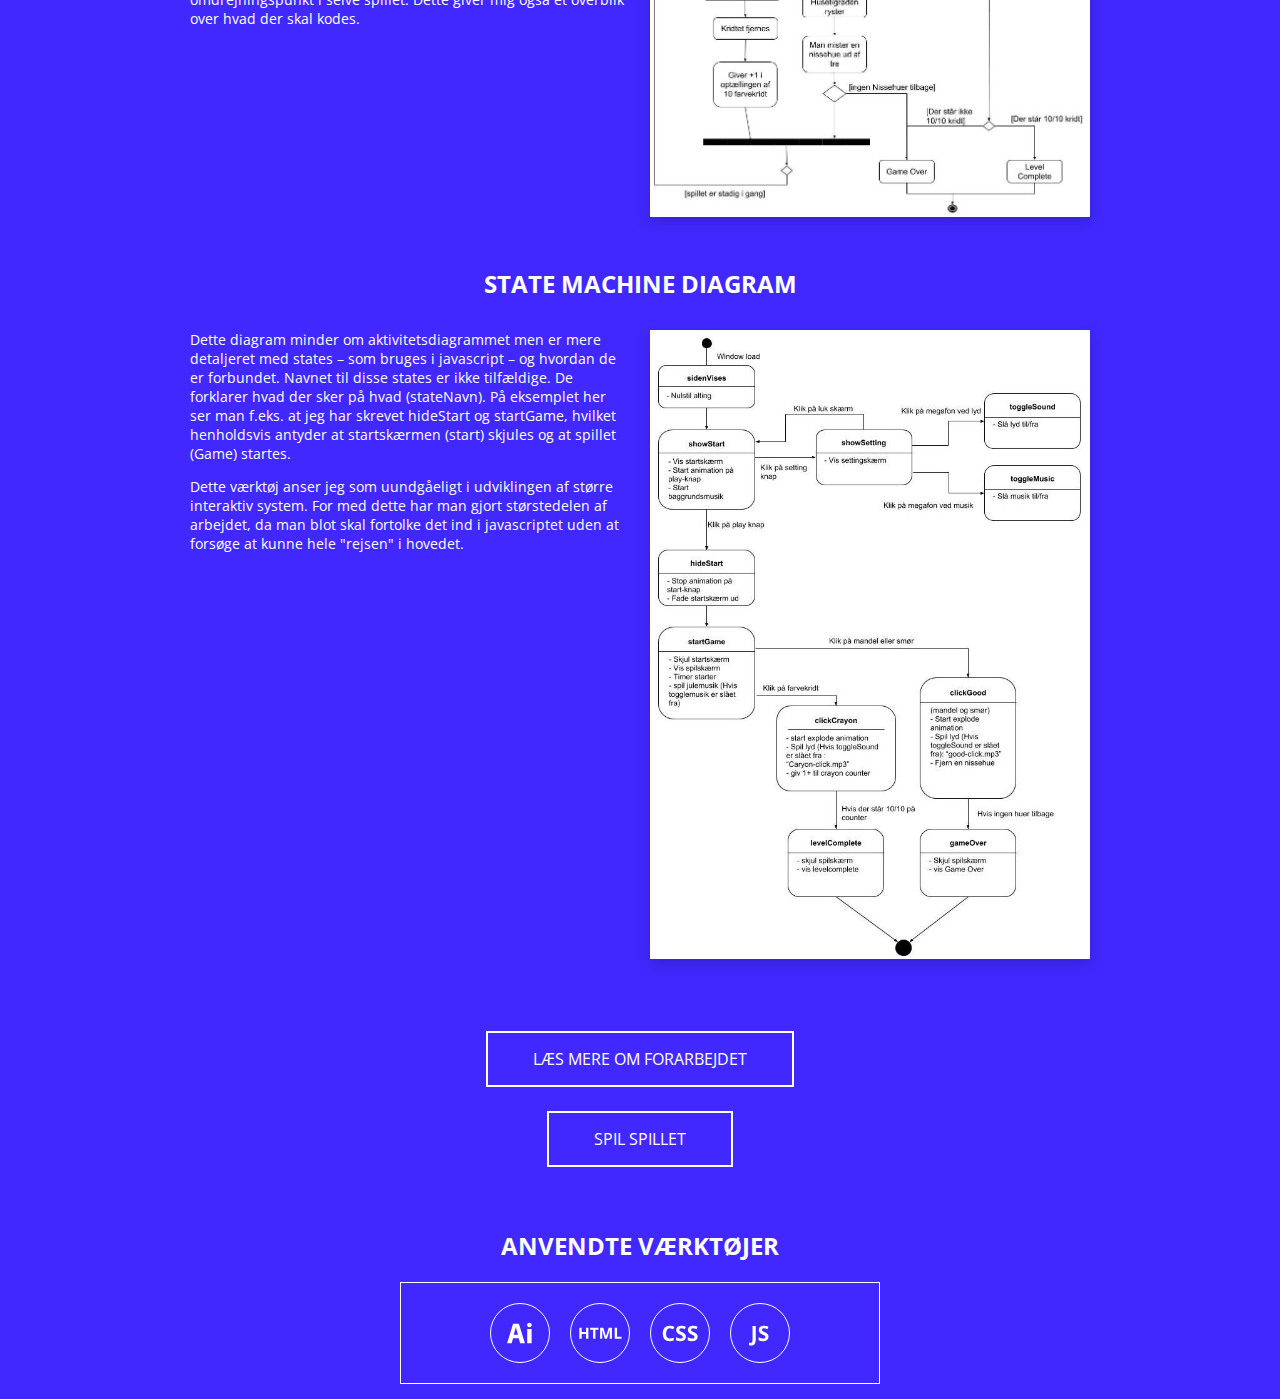
<file: portfolio/03/03_03.html>
<!DOCTYPE html>
<html lang="da">

<head>
    <meta charset="utf-8">
    <meta name="viewport" content="width=device-width, initial-scale=1.0">
    <title>Animation // Crayxmas</title>
    <link rel="stylesheet" href="../../style.css">
    <link href="https://fonts.googleapis.com/css?family=Open+Sans:400,700|Patua+One" rel="stylesheet">
    <link href="../../favicon.ico" rel="icon">
</head>

<body>

    <header>
        <nav>
            <!-- Nav baren -->
            <div id="navwrapper">
                <div><a href="../../index.html">forside</a></div>
                <div id="navsplit"></div>
                <div class="portfolioknap"><a href="#">portfolio</a></div>
            </div>
            <!-- Portfolio menuen -->
            <div id="pfmenu" class="hidden">
                <ul>
                    <li>HTML</li>
                    <li><a href="../01/04_02.html">RESPONSIVE SITE</a></li>
                    <li class="luftover">CONTENT</li>
                    <li><a href="../02/01_01.html">PILOT</a></li>
                    <li><a href="../02/02_05.html">Redesign</a></li>
                    <li class="luftover">ANIMATION</li>
                    <li><a href="../03/03_03.html">Spil</a></li>
                    <li><a href="../03/05_01.html">SEX & SAMFUND</a></li>
                    <li class="luftover">USER EXPERIENCE</li>
                    <li><a href="../04/03_01.html">WEB PROTOTYPE</a></li>
                    <li><a href="../04/04_01.html">NATIVE APP</a></li>
                </ul>
            </div>
        </nav>
    </header>

    <div id="container">

        <div class="txt">
            <h3>Animation // Spil</h3>
            <h1>Crayxmas</h1>
            <h4 class="individuel">Individuel projekt</h4>
            <p>Jeg bevægede mig som følge af en opgave ind i javascript og opdagede et helt nyt univers. Et univers som tillod mig at komme frem til et ret tilfredsstillende og velfungerende spil.</p>
        </div>
        <div class="image"><img src="img/crayxmas-udklip.png" alt="Animationsspillet"></div>

        <div>
            <h2>Idéen kickstartes</h2>
        </div>

        <div class="sectionwrapper">
            <div class="column">
                <p>Ved hjælp af en idé-genereringskort, hvor man krydsede imellem tre rækker af ord bestående henholdsvis af verber, setting og ting/element/figur, kom jeg frem til ti grundidéer. Med ti gange tre ord skulle jeg så skrive et kort og godt pitchidé ved alle generede samlinger.</p>
                <p>Herefter granskede jeg så igennem idéerne og valgte ét af dem at gå videre med.</p>
                <p>Jeg valgte at gå videre med følgende ord.</p>
            </div>
            <div class="column">
                <div class="ordboble">
                    <p>Tabe</p>
                </div>
                <div class="ordboble">
                    <p>I nissens risengrød</p>
                </div>
                <div class="ordboble">
                    <p>Farvekridt</p>
                </div>
            </div>
        </div>

        <div>
            <h2>Skitsering</h2>
        </div>
        <div class="sectionwrapper">
            <div class="txt">
                <p>Under skitseringsfasen gik jeg særlig meget op i at anvende teorier omkring figurdesign, hvor man f.eks. bruger skarpe elementer på onde figure og bløde elementer på gode figure. Herunder ses skitseringen af en farvekridt og en grødske som jeg har forsøgt at gøre levende. Samt ses du resultatet udarbejdet i Illustrator. Se flere skitser i dokumentation om forarbejdet.</p>
            </div>
        </div>

        <div class="sectionwrapper">
            <div class="column">
                <img src="img/figurskitsering.jpg" alt="Skitsering">
            </div>
            <div class="column">
                <img src="img/spilfigurer.png" alt="Rentegning">
            </div>
        </div>

        <div>
            <h2>Sprite-animation</h2>
        </div>
        <div class="txt">
            <p>I stedet for en kedelig timer, tegnede jeg i stedet Nisskefaren gående mod grøden. Hvis Nisskefar var nået frem til grøden, var timeren udgået. Ved brug af animationsprincippet om at figuren skal "hoppe" op og ned mens benene går frem og tilbage, giver man figuren en naturlig måde at gå på. Der blev sørget for en konsistens volume, så figuren ikke afvigede fra sin form.</p>
            <p>Farvekridtene, mandlen og smørret gav jeg en eksplosionseffekt som ville blive aktiveret når man klikkede på en af dem når de dukkede frem.</p>
            <p>Hele rækken af et spritesheet blev eksporteret som én SVG-fil. Med "step()" funktion ved "animation-timing-function" og background-position ved 0% i CSS'et kunne jeg tillade mig at anføre det antal af "billeder" der var på et spritesheet. Når et javascript function havde tilført en class, med animationskode, til det pågældende spritebillede så vises alle billeder enkeltvis og skaber en illusion af figurbevægelse.</p>
        </div>
        <div class="sectionwrapper">

            <div class="column">
                <img src="img/spritesheet.jpg" alt="Sprite">
            </div>
        </div>

        <div>
            <h2>Aktivitetsdiagram</h2>
        </div>
        <div class="sectionwrapper">
            <div class="column">
                <p>Før vi gik i gang med at kode, lærte jeg om aktivitetsdiagrammet som jeg efterfølgende fandt meget vigtig i forhold til at give et spil mening. Et aktivitetsdiagram beskriver en aktivitet hvor der indgår handlinger/action og beslutninger/decisions. Det er en model, der er meget udbredt når man teknisk vil redegøre en interaktiv system.</p>
                <p>Aktivitetsdiagrammet som jeg har tegnet her tager omdrejningspunkt i selve spillet. Dette giver mig også et overblik over hvad der skal kodes.</p>
            </div>
            <div class="column">
                <img src="img/aktivitetsdiagram.jpg" alt="Aktivitetsdiagram">
            </div>
        </div>

        <div>
            <h2>State Machine Diagram</h2>
        </div>
        <div class="sectionwrapper">
            <div class="column">
                <p>Dette diagram minder om aktivitetsdiagrammet men er mere detaljeret med states – som bruges i javascript – og hvordan de er forbundet. Navnet til disse states er ikke tilfældige. De forklarer hvad der sker på hvad (stateNavn). På eksemplet her ser man f.eks. at jeg har skrevet hideStart og startGame, hvilket henholdsvis antyder at startskærmen (start) skjules og at spillet (Game) startes.</p>
                <p>Dette værktøj anser jeg som uundgåeligt i udviklingen af større interaktiv system. For med dette har man gjort størstedelen af arbejdet, da man blot skal fortolke det ind i javascriptet uden at forsøge at kunne hele "rejsen" i hovedet.
                </p>
            </div>
            <div class="column">
                <img src="img/State%20Machine%20Diagram.jpg" alt="State Machine Diagram">
            </div>
        </div>
        <div class="link_knap">
            <a href="03_03_03_Animation_AndreJensen.pdf" class="link_button">Læs mere om forarbejdet</a><br>
            <a href="http://www.firehill.dk/kea/03-animation/spil/index.html" class="link_button">Spil spillet</a>
        </div>
        <div>
            <h2>Anvendte værktøjer</h2>
        </div>
        <div id="toolsection">
            <div class="tool"><img src="../../icon/tool-ai.svg" alt="Adobe Illustrator"></div>
            <div class="tool"><img src="../../icon/tool-html.svg" alt="HTML"></div>
            <div class="tool"><img src="../../icon/tool-css.svg" alt="CSS"></div>
            <div class="tool"><img src="../../icon/tool-js.svg" alt="Javascript"></div>
        </div>

    </div>

    <script src="../../script.js"></script>
</body>

</html>
</file>
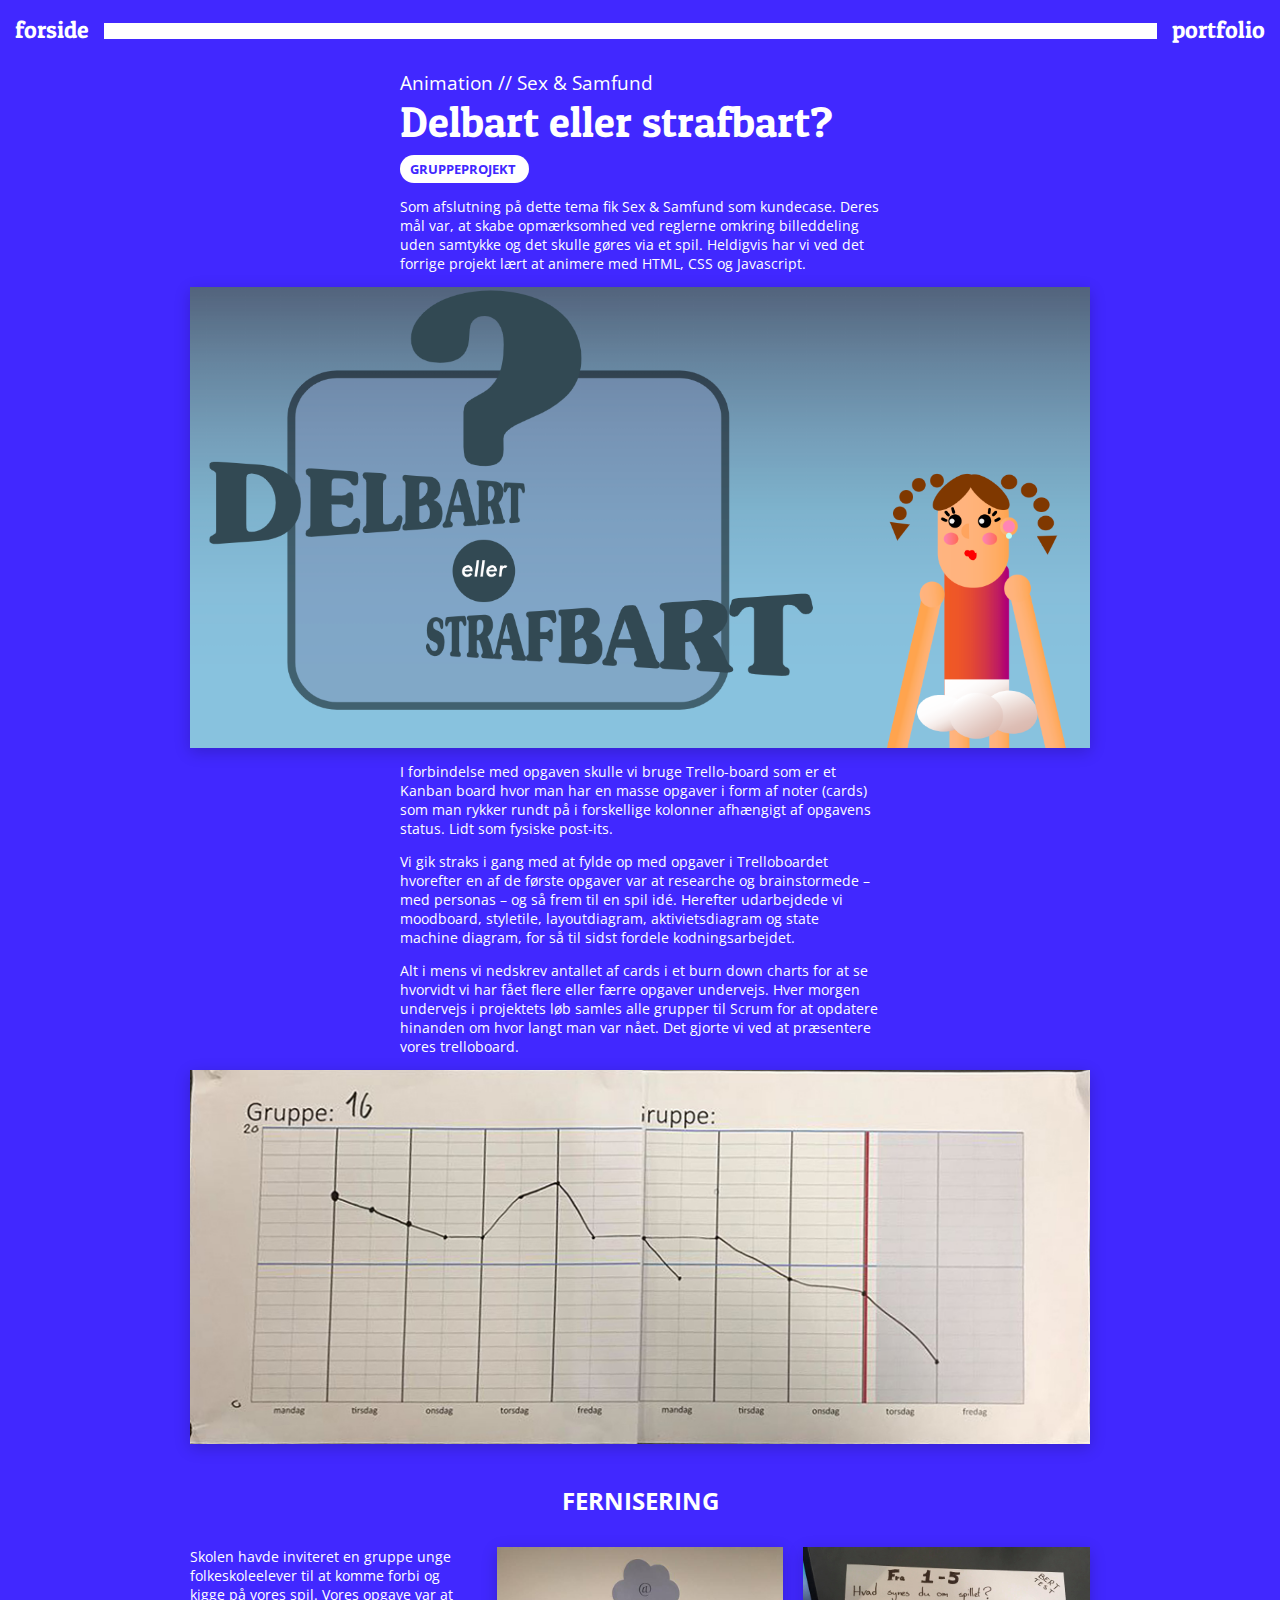
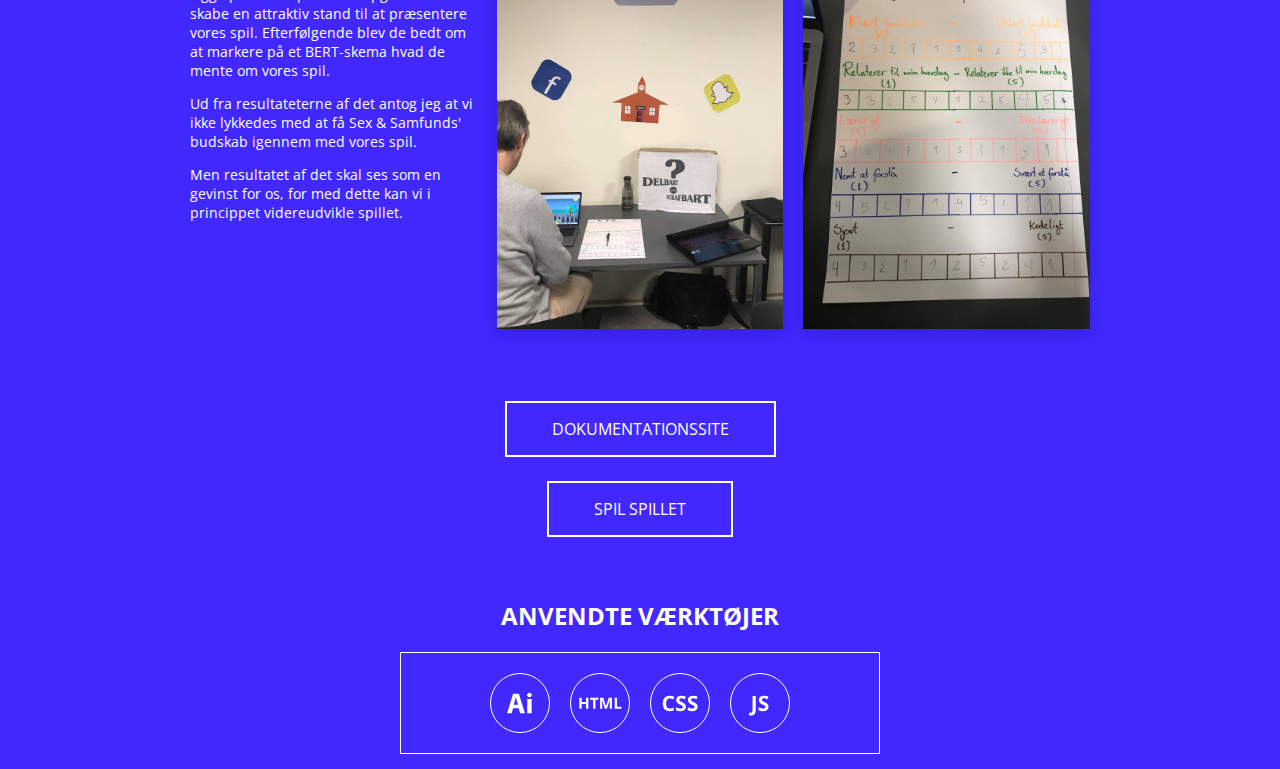
<file: portfolio/03/05_01.html>
<!DOCTYPE html>
<html lang="da">

<head>
    <meta charset="utf-8">
    <meta name="viewport" content="width=device-width, initial-scale=1.0">
    <title>Animation // Delbart eller strafbart?</title>
    <link rel="stylesheet" href="../../style.css">
    <link href="https://fonts.googleapis.com/css?family=Open+Sans:400,700|Patua+One" rel="stylesheet">
    <link href="../../favicon.ico" rel="icon">
</head>

<body>

    <header>
        <nav>
            <!-- Nav baren -->
            <div id="navwrapper">
                <div><a href="../../index.html">forside</a></div>
                <div id="navsplit"></div>
                <div class="portfolioknap"><a href="#">portfolio</a></div>
            </div>
            <!-- Portfolio menuen -->
            <div id="pfmenu" class="hidden">
                <ul>
                    <li>HTML</li>
                    <li><a href="../01/04_02.html">RESPONSIVE SITE</a></li>
                    <li class="luftover">CONTENT</li>
                    <li><a href="../02/01_01.html">PILOT</a></li>
                    <li><a href="../02/02_05.html">Redesign</a></li>
                    <li class="luftover">ANIMATION</li>
                    <li><a href="../03/03_03.html">Spil</a></li>
                    <li><a href="../03/05_01.html">SEX & SAMFUND</a></li>
                    <li class="luftover">USER EXPERIENCE</li>
                    <li><a href="../04/03_01.html">WEB PROTOTYPE</a></li>
                    <li><a href="../04/04_01.html">NATIVE APP</a></li>
                </ul>
            </div>
        </nav>
    </header>

    <div id="container">

        <div class="txt">
            <h3>Animation // Sex & Samfund</h3>
            <h1>Delbart eller strafbart?</h1>
            <h4 class="gruppe">Gruppeprojekt</h4>
            <p>Som afslutning på dette tema fik Sex & Samfund som kundecase. Deres mål var, at skabe opmærksomhed ved reglerne omkring billeddeling uden samtykke og det skulle gøres via et spil. Heldigvis har vi ved det forrige projekt lært at animere med HTML, CSS og Javascript.</p>

        </div>
        <div class="image"><img src="img/delbart_strafbart.png" alt="Spillet"></div>
        <div class="txt">
            <p>I forbindelse med opgaven skulle vi bruge Trello-board som er et Kanban board hvor man har en masse opgaver i form af noter (cards) som man rykker rundt på i forskellige kolonner afhængigt af opgavens status. Lidt som fysiske post-its.</p>
            <p>Vi gik straks i gang med at fylde op med opgaver i Trelloboardet hvorefter en af de første opgaver var at researche og brainstormede – med personas – og så frem til en spil idé. Herefter udarbejdede vi moodboard, styletile, layoutdiagram, aktivietsdiagram og state machine diagram, for så til sidst fordele kodningsarbejdet.</p>
            <p>Alt i mens vi nedskrev antallet af cards i et burn down charts for at se hvorvidt vi har fået flere eller færre opgaver undervejs. Hver morgen undervejs i projektets løb samles alle grupper til Scrum for at opdatere hinanden om hvor langt man var nået. Det gjorte vi ved at præsentere vores trelloboard.</p>
        </div>
        <div class="image"><img src="img/burndownchart.jpg" alt="Burn Down Chart"></div>

        <div>
            <h2>Fernisering</h2>
        </div>
        <div class="sectionwrapper">
            <div class="column">
                <p>Skolen havde inviteret en gruppe unge folkeskoleelever til at komme forbi og kigge på vores spil. Vores opgave var at skabe en attraktiv stand til at præsentere vores spil. Efterfølgende blev de bedt om at markere på et BERT-skema hvad de mente om vores spil.</p>
                <p>Ud fra resultateterne af det antog jeg at vi ikke lykkedes med at få Sex & Samfunds' budskab igennem med vores spil.</p>
                <p>Men resultatet af det skal ses som en gevinst for os, for med dette kan vi i princippet videreudvikle spillet.</p>
            </div>
            <div class="column">
                <img src="img/stand.jpg" alt="Stand">
            </div>
            <div class="column">
                <img src="img/bert-fern.jpg" alt="BERT test">
            </div>
        </div>
        <div class="link_knap">
            <a href="http://blaxkjaer.net/kea/03-animation/03_05_01_gruppe-16_dokumentationssite/#spillink" class="link_button">Dokumentationssite</a><br>
            <a href="http://blaxkjaer.net/kea/03-animation/delbart_strafbart/" class="link_button">Spil spillet</a>
        </div>
        <div>
            <h2>Anvendte værktøjer</h2>
        </div>
        <div id="toolsection">
            <div class="tool"><img src="../../icon/tool-ai.svg" alt="Adobe Illustrator"></div>
            <div class="tool"><img src="../../icon/tool-html.svg" alt="HTML"></div>
            <div class="tool"><img src="../../icon/tool-css.svg" alt="CSS"></div>
            <div class="tool"><img src="../../icon/tool-js.svg" alt="Javascript"></div>
        </div>

    </div>

    <script src="../../script.js"></script>
</body>

</html>
</file>
<file: style.css>
:root {
    --main-blue: #4128FF;
}

*,
*:before,
*:after {
    box-sizing: border-box;
}

body {
    background-color: var(--main-blue);
    padding: 15px;
    margin: 55px 0 0 0;
    overflow-x: hidden;
}

h1 {
    font-family: 'Patua One', cursive;
    font-size: 43px;
    font-weight: 400;
    color: white;
    margin: 0;
    margin-bottom: 15px;
}


h2 {
    font-family: 'Open Sans', sans-serif;
    font-weight: 700;
    text-transform: uppercase;
    text-align: center;
    color: white;
    margin-top: 40px;
    margin-bottom: 20px;
}

h3 {
    font-family: 'Open Sans', sans-serif;
    font-weight: 400;
    color: white;
    margin: 0;
}

h4 {
    font-family: 'Open Sans', sans-serif;
    font-weight: 700;
    text-transform: uppercase;
    font-size: 10pt;
    color: var(--main-blue);
    margin-top: -8px;
    margin-bottom: 10px;
    padding: 5px 10px;

    background-color: white;
    border-radius: 30px;
}

a {
    text-decoration: none;
    font-weight: 700;
    color: #FFE128;
}

a:hover {
    text-decoration: underline;
}

/* Indstillinger til definering af projekttype */

.gruppe {
    width: 129px;
}

.individuel {
    width: 158px;
}

p {
    font-family: 'Open Sans', sans-serif;
    font-weight: 400;
    font-size: 14px;
    color: white;
}

/* Billede indstillinger */

img {
    width: 100%;
    box-shadow: 0 4px 15px 0 rgba(0, 0, 0, 0.19);
    margin-bottom: -4px;
}

.noshadow {
    box-shadow: none;
}

/* NAV */

header {
    z-index: 1;
    position: absolute;
    top: 15px;
    left: 15px;
    right: 15px;
    overflow-x: hidden;
}

nav {}

#navwrapper {
    width: 100%;
    display: flex;
    flex-direction: row;
    flex-wrap: nowrap;
}

#navwrapper a {
    font-family: 'Patua One', cursive;
    font-size: 24px;
    font-weight: 400;
    text-decoration: none;
    color: white;
}

#navsplit {
    margin: 8px 15px 15px 15px;
    height: 16px;
    width: 100%;
    background-color: white;
}

#pfmenu {
    width: 195px;
    padding-right: 0px;
    background-color: var(--main-blue);
    border-bottom-left-radius: 70px;
    font-family: 'Open Sans', sans-serif;
    color: white;
    text-align: right;
    transition: transform 0.3s;
    z-index: 9999;
    float: right;
}

#pfmenu ul {
    list-style: none;
    font-weight: 400;
    text-transform: uppercase;
}

#pfmenu li a {
    text-decoration: none;
    font-weight: 700;
    color: white;
}

#pfmenu li a:hover {
    text-decoration: underline;
    font-weight: 700;
    color: white;
}

#pfmenu .luftover {
    margin-top: 10px;
}

.hidden {
    transform: translateX(+100%);
}

/* container boks der samler hele siden undtagen menu */

#container {
    margin: auto;
    max-width: 900px;
    z-index: 0;
    position: relative;
}

/* Forside */

.forside {
    text-align: center;

    animation: fadein 2s;
    -moz-animation: fadein 2s;
    /* Firefox */
    -webkit-animation: fadein 2s;
    /* Safari and Chrome */
    -o-animation: fadein 2s;
    /* Opera */
}

@keyframes fadein {
    from {
        opacity: 0;
    }

    to {
        opacity: 1;
    }
}

.profile {
    width: 200px;
    box-shadow: none;

    display: block;
    margin: 20% auto 10px auto;

    animation: zoom 1s;
    -moz-animation: zoom 1s;
    /* Firefox */
    -webkit-animation: zoom 1s;
    /* Safari and Chrome */
    -o-animation: zoom 1s;
    /* Opera */
}

@keyframes zoom {
    from {
        width: 80px;
    }

    to {
        width: 200px;
    }
}

#vitae_button {
    font-family: 'Open Sans', sans-serif;
    text-decoration: none;
    color: white;
    font-weight: 400;

    padding: 15px 45px;
    margin: 15px;

    position: absolute;
    right: 0;
    bottom: 0;

    border: solid;
    border-width: 2px;
    border-color: white;

    transition-duration: 0.4s;
}

#vitae_button:hover {
    background-color: white;
    color: var(--main-blue);
}

/* Om mig */

.profiltekst {
    max-width: 480px;
    display: block;

    margin: 0px auto;
}

.profilbillede {
    width: 200px;
    border-radius: 100px;

    display: block;
    margin: 30px auto;
}

/* Style til tekst alene i midt */

.txt {
    max-width: 480px;
    display: block;
    margin: 0 auto;
}

/* kolonner */

.sectionwrapper {
    display: flex;
    flex-direction: row;
    margin: 0 -10px;
}

@media only screen and (max-width: 600px) {
    .sectionwrapper {
        flex-direction: column;
    }
}

.sectionwrapper .column {
    flex-grow: 1;
    flex-basis: 0;
    padding: 10px;
}

.sectionwrapper .column p {
    margin-top: 0px;
}

.sectionwrapper .ordboble {
    border: dashed;
    border-width: 1px;
    border-color: white;
    margin-bottom: 10px;
    width: 100%;
}

.sectionwrapper .ordboble p {
    text-align: center;
    padding-top: 14px;

    text-transform: uppercase;
    font-weight: 700;
    letter-spacing: 0.3px;
}

/* Værktøjssection */

#toolsection {
    border: solid;
    border-width: 1px;
    border-color: white;

    max-width: 480px;
    margin: auto;
    padding: 10px 0;

    display: flex;
    justify-content: center;
    flex-wrap: wrap;
}

#toolsection .tool {
    height: 60px;
    width: 60px;
    position: relative;

    border: solid;
    border-width: 1px;
    border-color: white;
    border-radius: 50px;
    margin: 10px;
}

#toolsection .tool img {
    width: 100%;
    box-shadow: none;
}

/* Link knap */

.link_knap {
    margin-top: 50px;
    margin-bottom: 50px;
    text-align: center;
    text-transform: uppercase;
}

.link_button {
    font-family: 'Open Sans', sans-serif;
    font-weight: 400;
    text-decoration: none;
    color: white;
    padding: 15px 45px;

    line-height: 80px;

    border: solid;
    border-width: 2px;
    border-color: white;

    transition-duration: 0.4s;
}

.link_button:hover {
    background-color: white;
    color: var(--main-blue);
    text-decoration: none;
}
</file>
